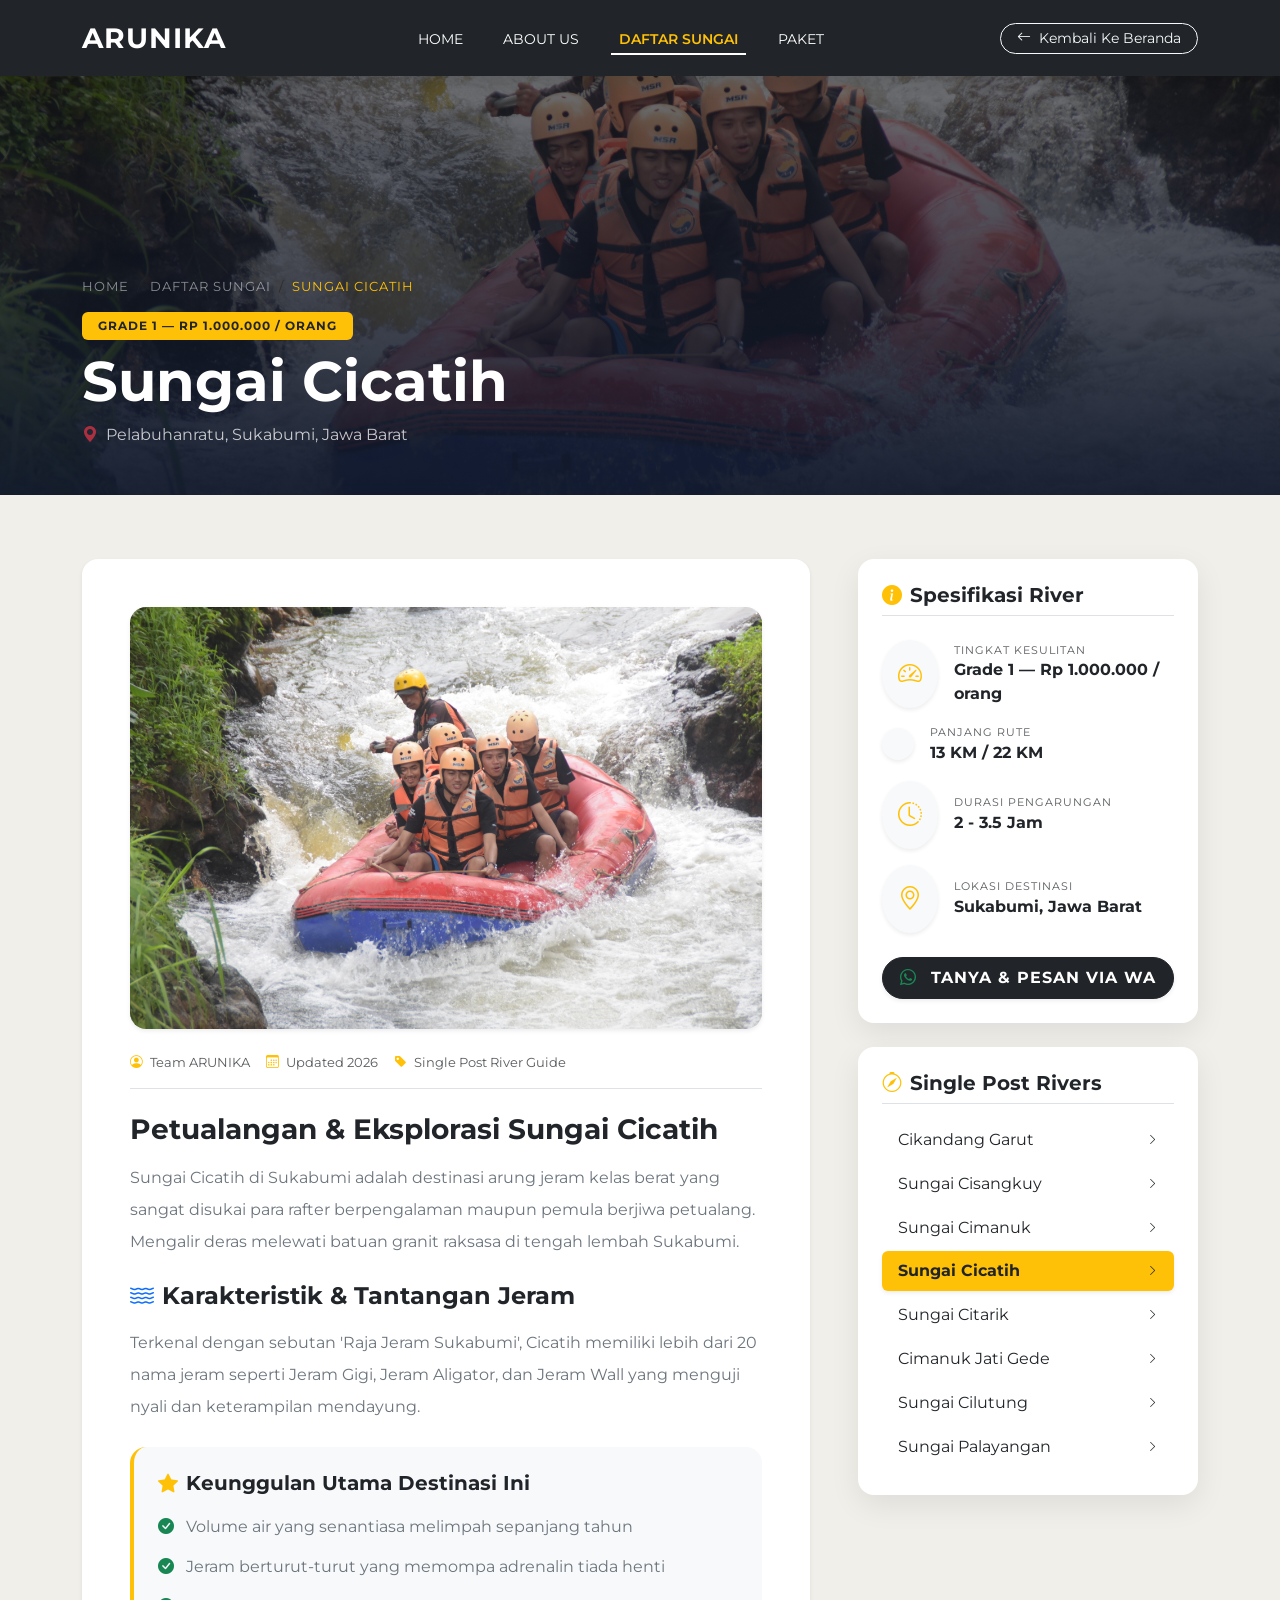
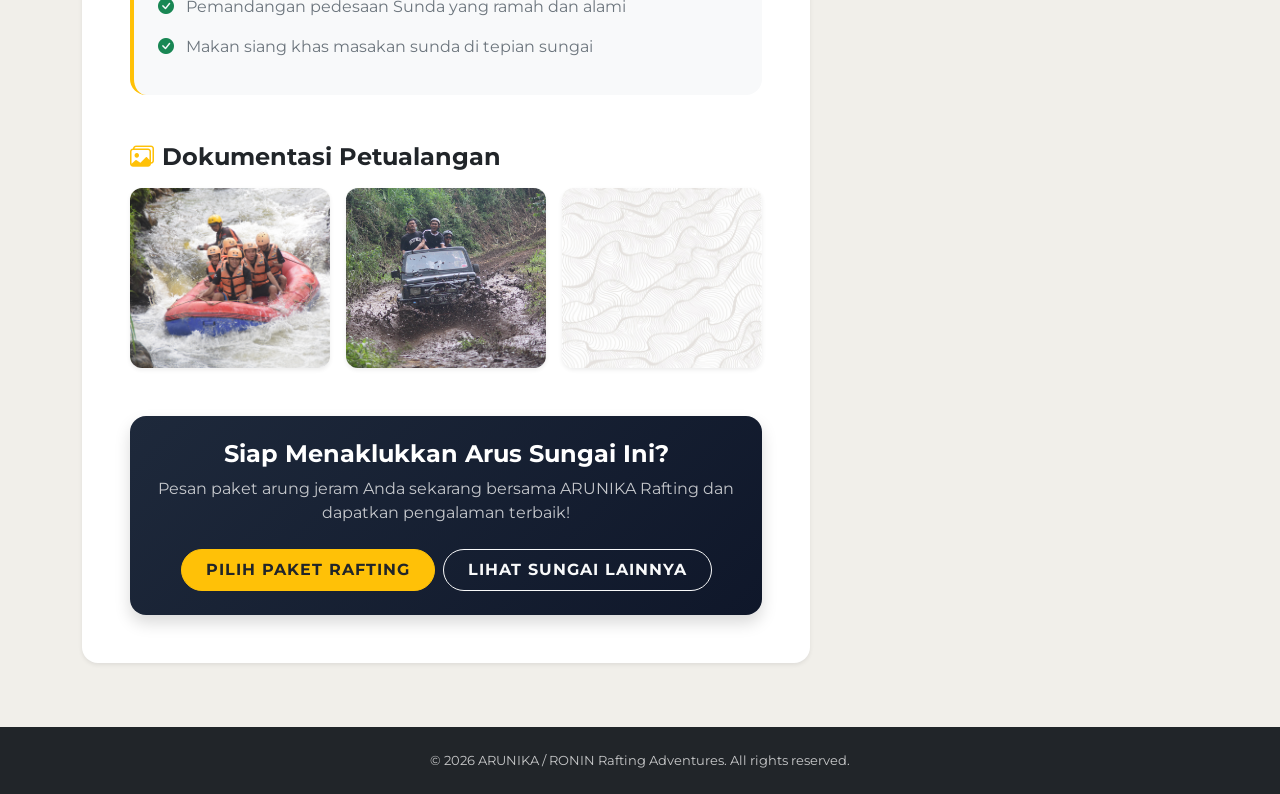
<file: cicatih.html>
<!DOCTYPE html>
<html lang="id">
<head>
    <meta charset="UTF-8">
    <meta http-equiv="refresh" content="0; url=single-post.html?river=cicatih">
    <title>Sungai Cicatih - Single Post</title>
</head>
<body>
    <script>window.location.href = "single-post.html?river=cicatih";</script>
</body>
</html>
</file>
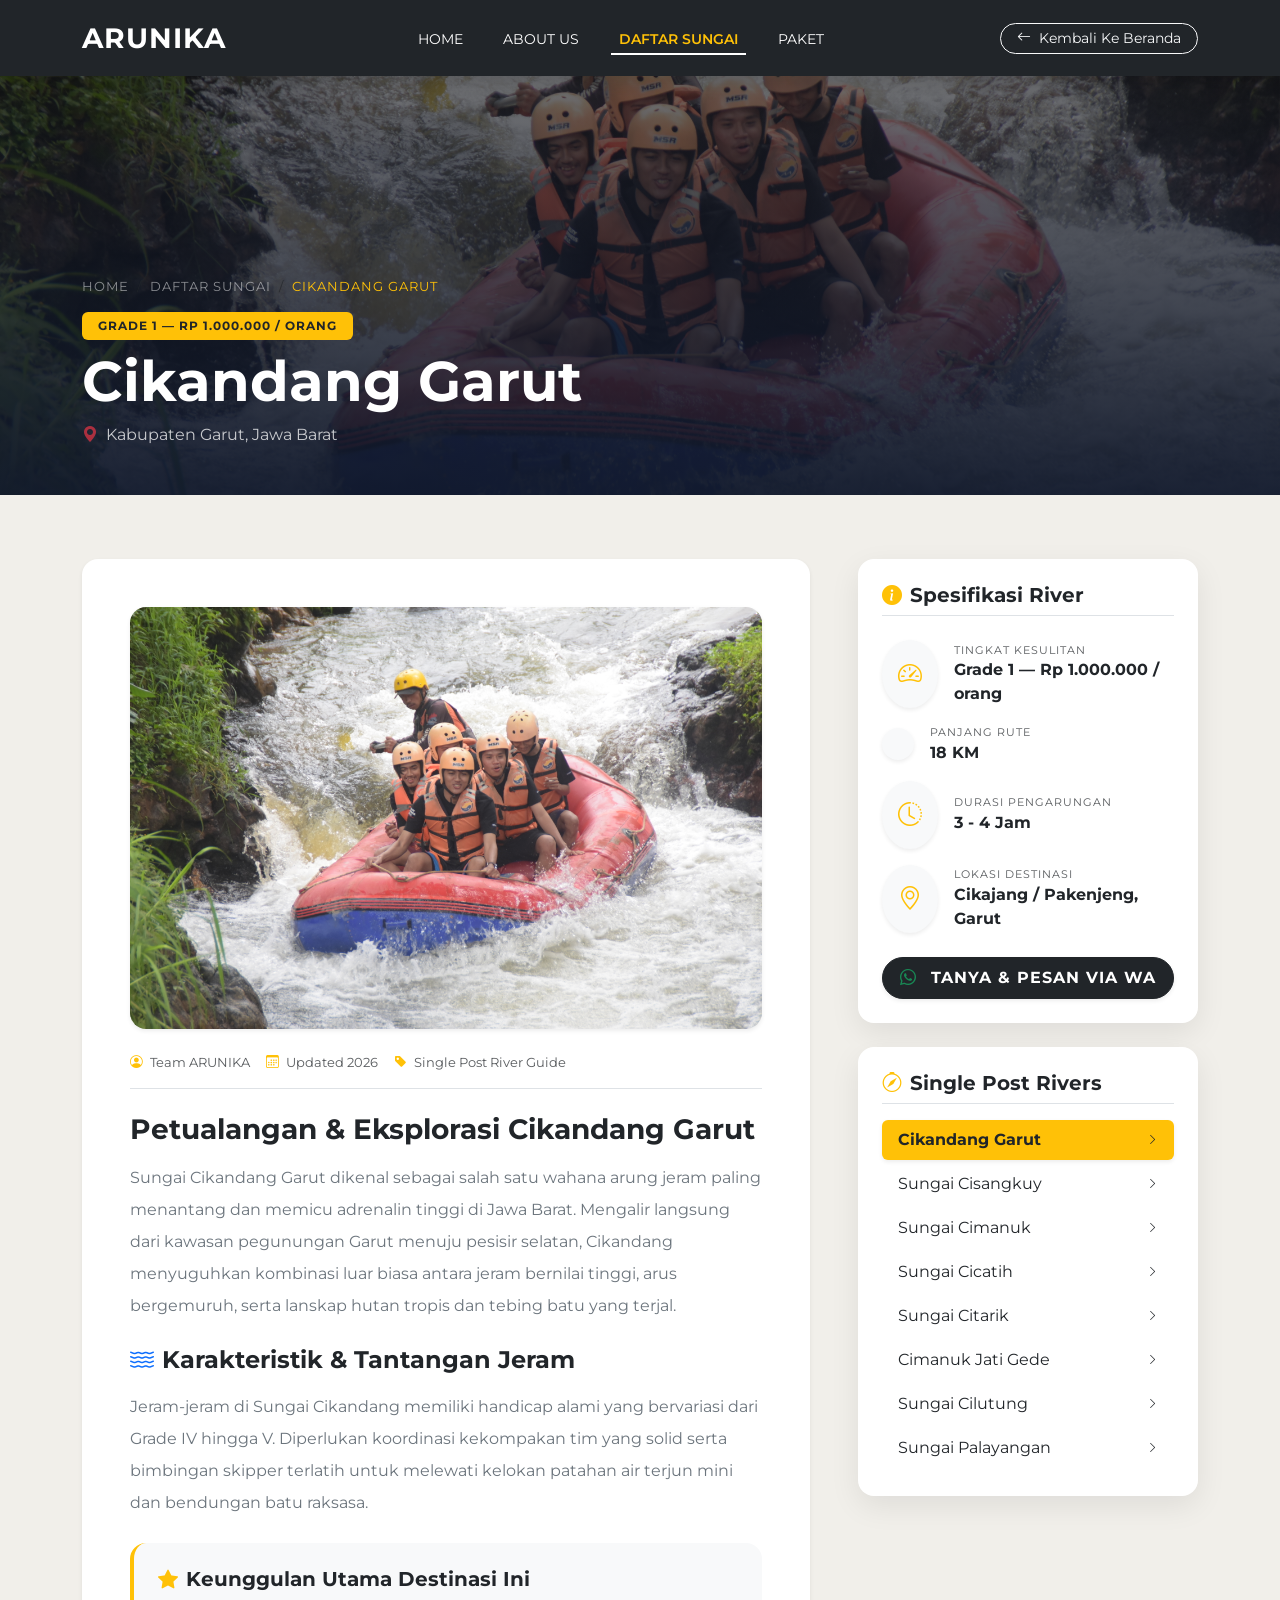
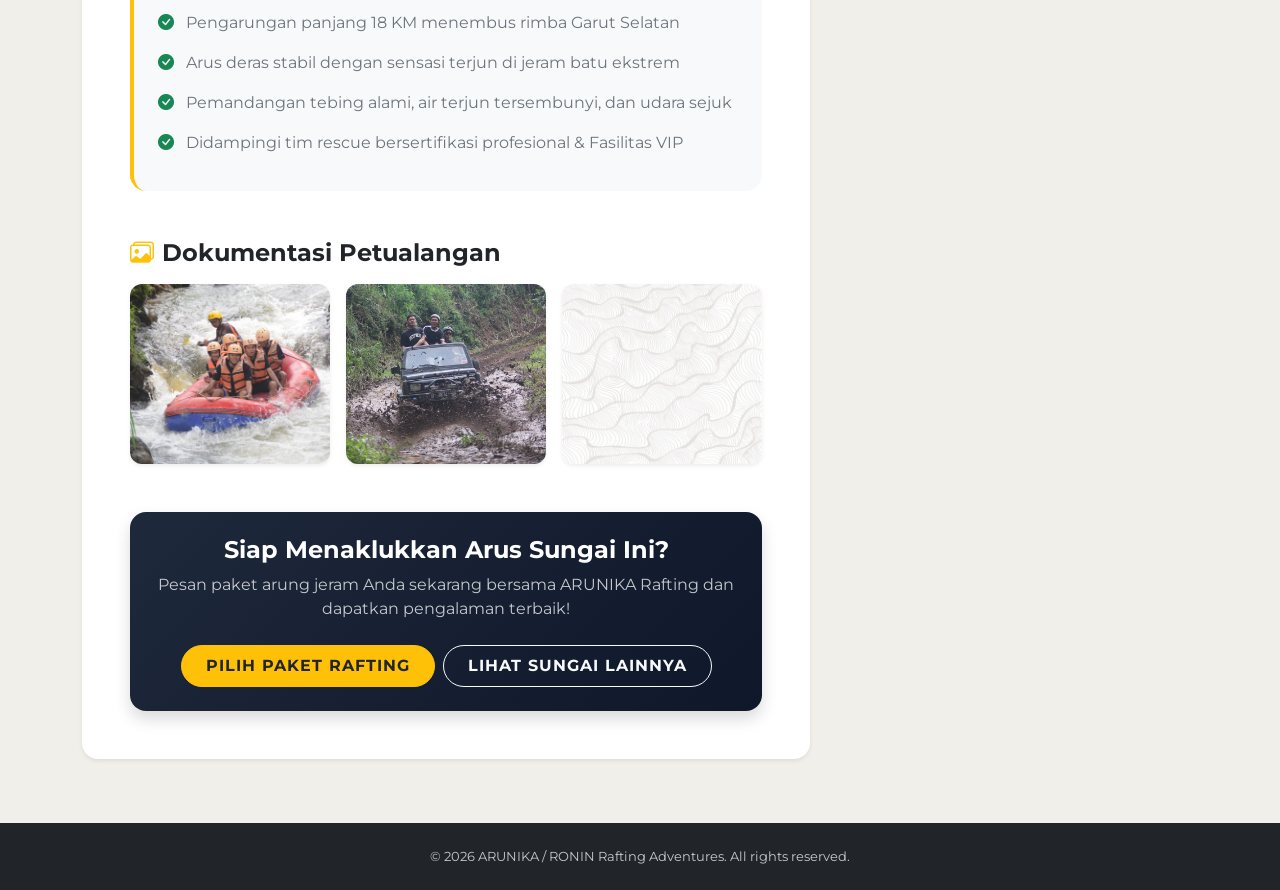
<file: cikandang.html>
<!DOCTYPE html>
<html lang="id">
<head>
    <meta charset="UTF-8">
    <meta http-equiv="refresh" content="0; url=single-post.html?river=cikandang">
    <title>Cikandang Garut - Single Post</title>
</head>
<body>
    <script>window.location.href = "single-post.html?river=cikandang";</script>
</body>
</html>
</file>
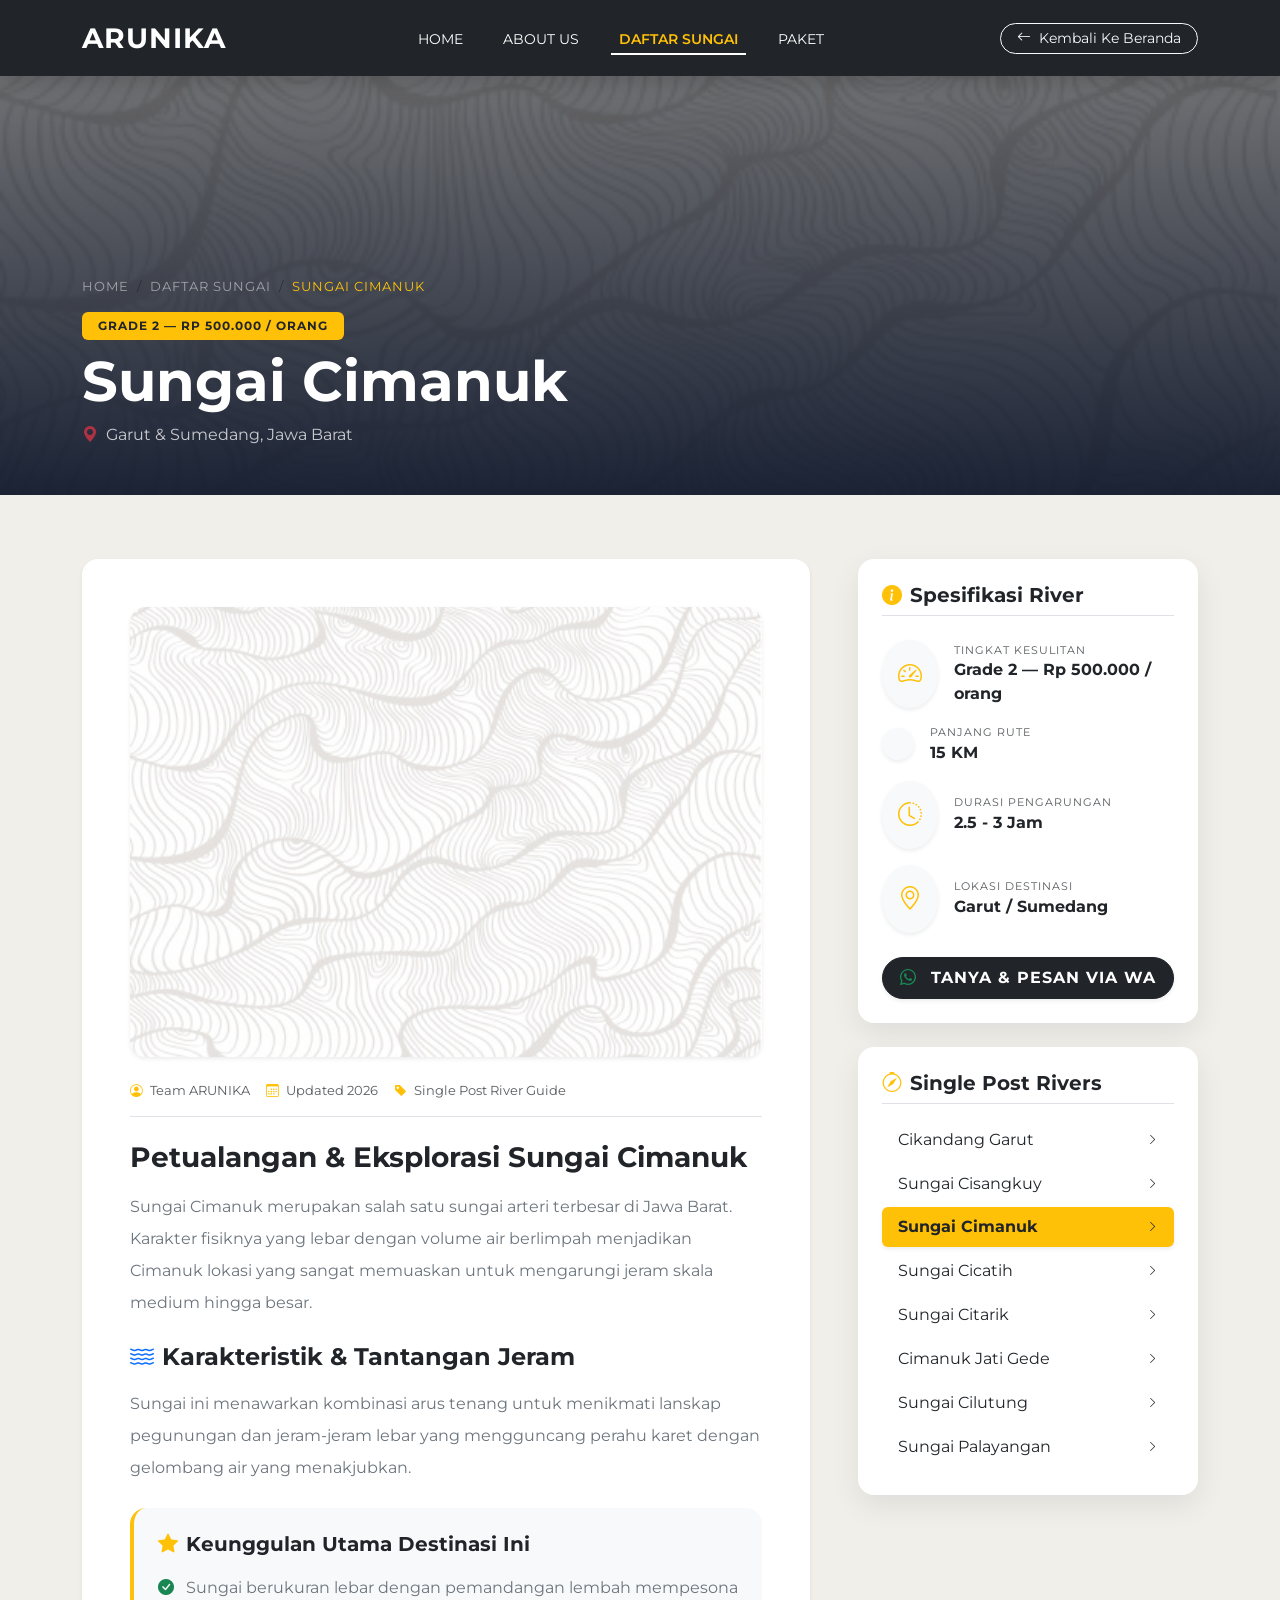
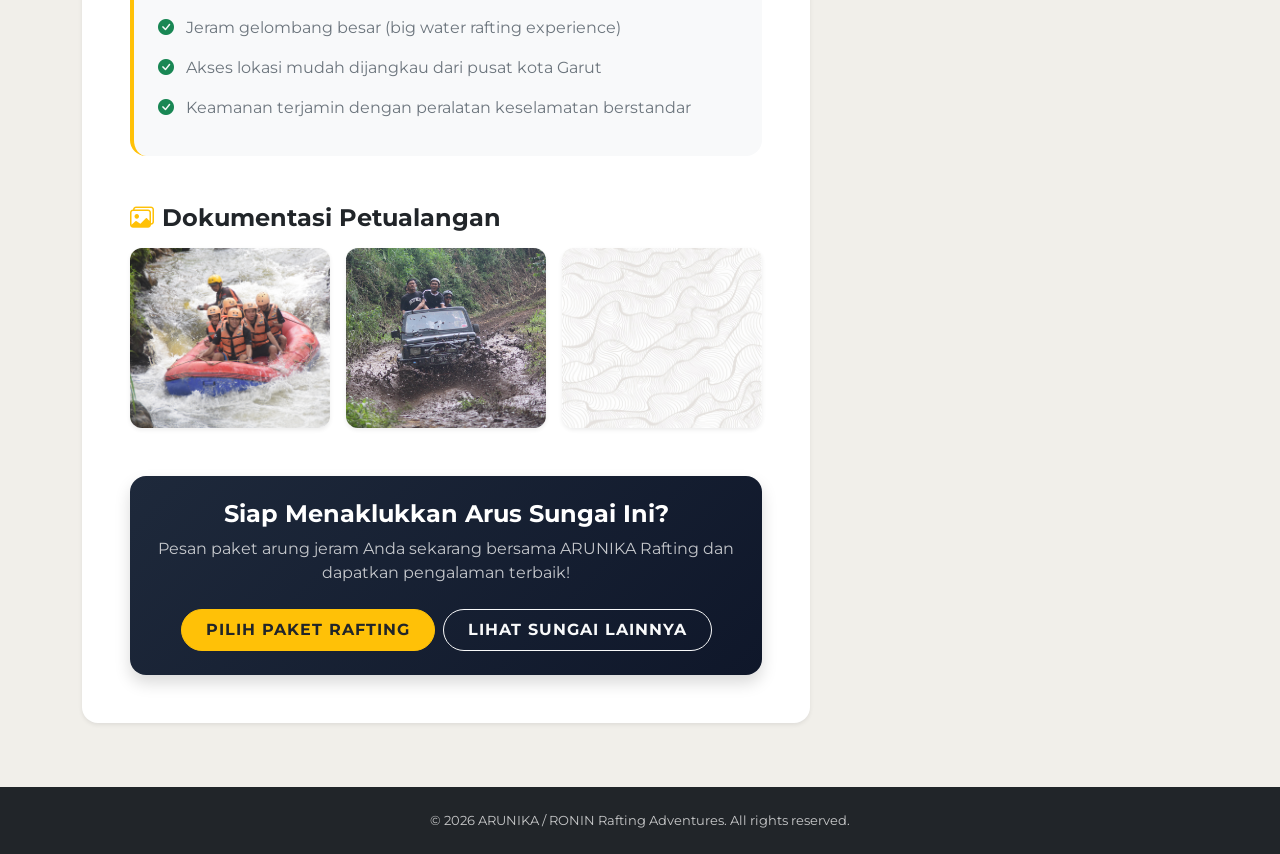
<file: cimanuk.html>
<!DOCTYPE html>
<html lang="id">
<head>
    <meta charset="UTF-8">
    <meta http-equiv="refresh" content="0; url=single-post.html?river=cimanuk">
    <title>Sungai Cimanuk - Single Post</title>
</head>
<body>
    <script>window.location.href = "single-post.html?river=cimanuk";</script>
</body>
</html>
</file>
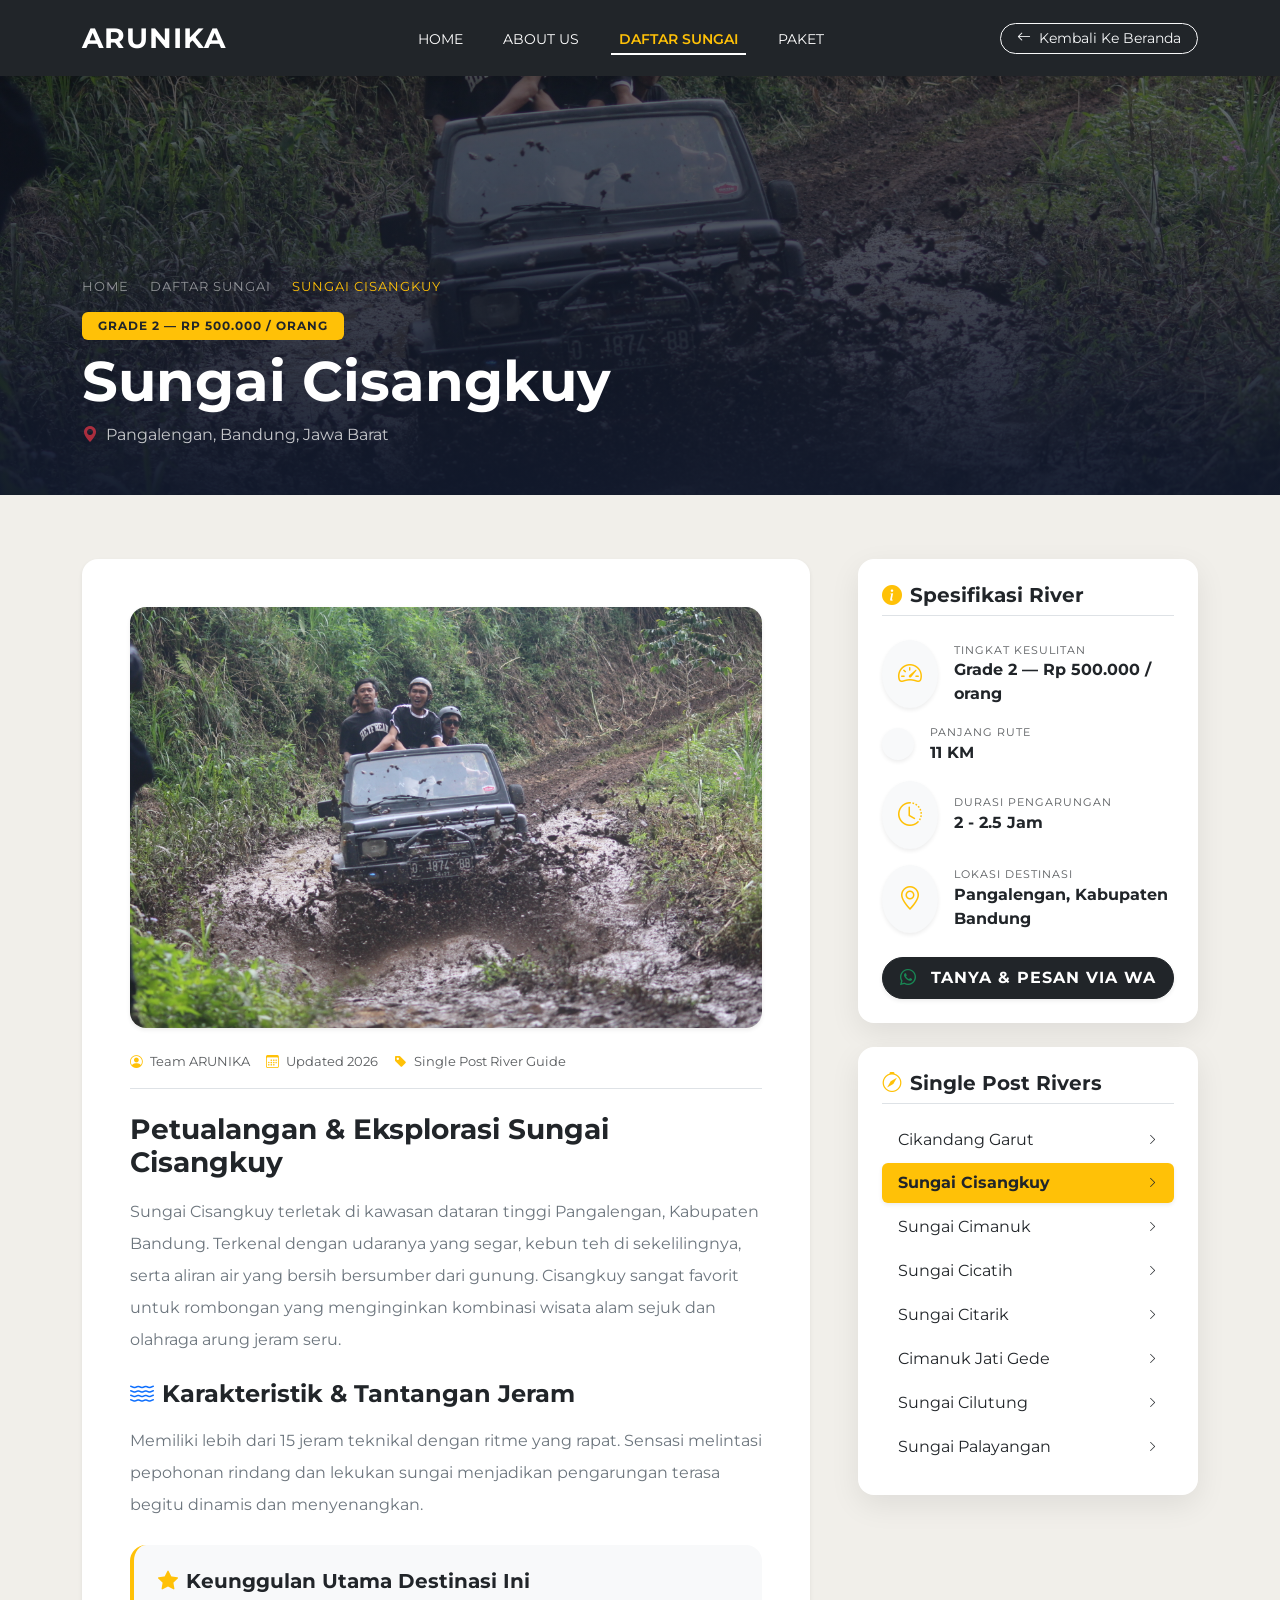
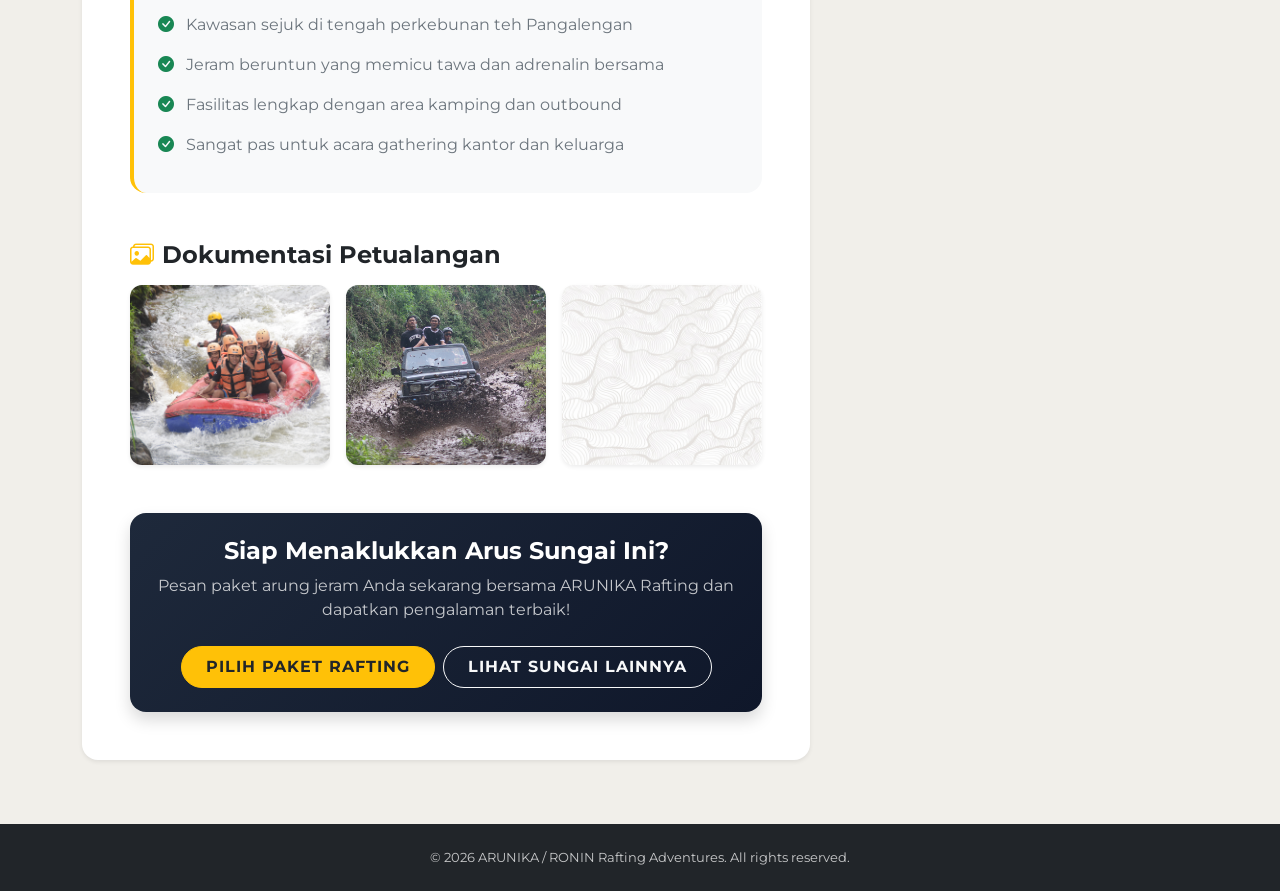
<file: cisangkuy.html>
<!DOCTYPE html>
<html lang="id">
<head>
    <meta charset="UTF-8">
    <meta http-equiv="refresh" content="0; url=single-post.html?river=cisangkuy">
    <title>Sungai Cisangkuy - Single Post</title>
</head>
<body>
    <script>window.location.href = "single-post.html?river=cisangkuy";</script>
</body>
</html>
</file>
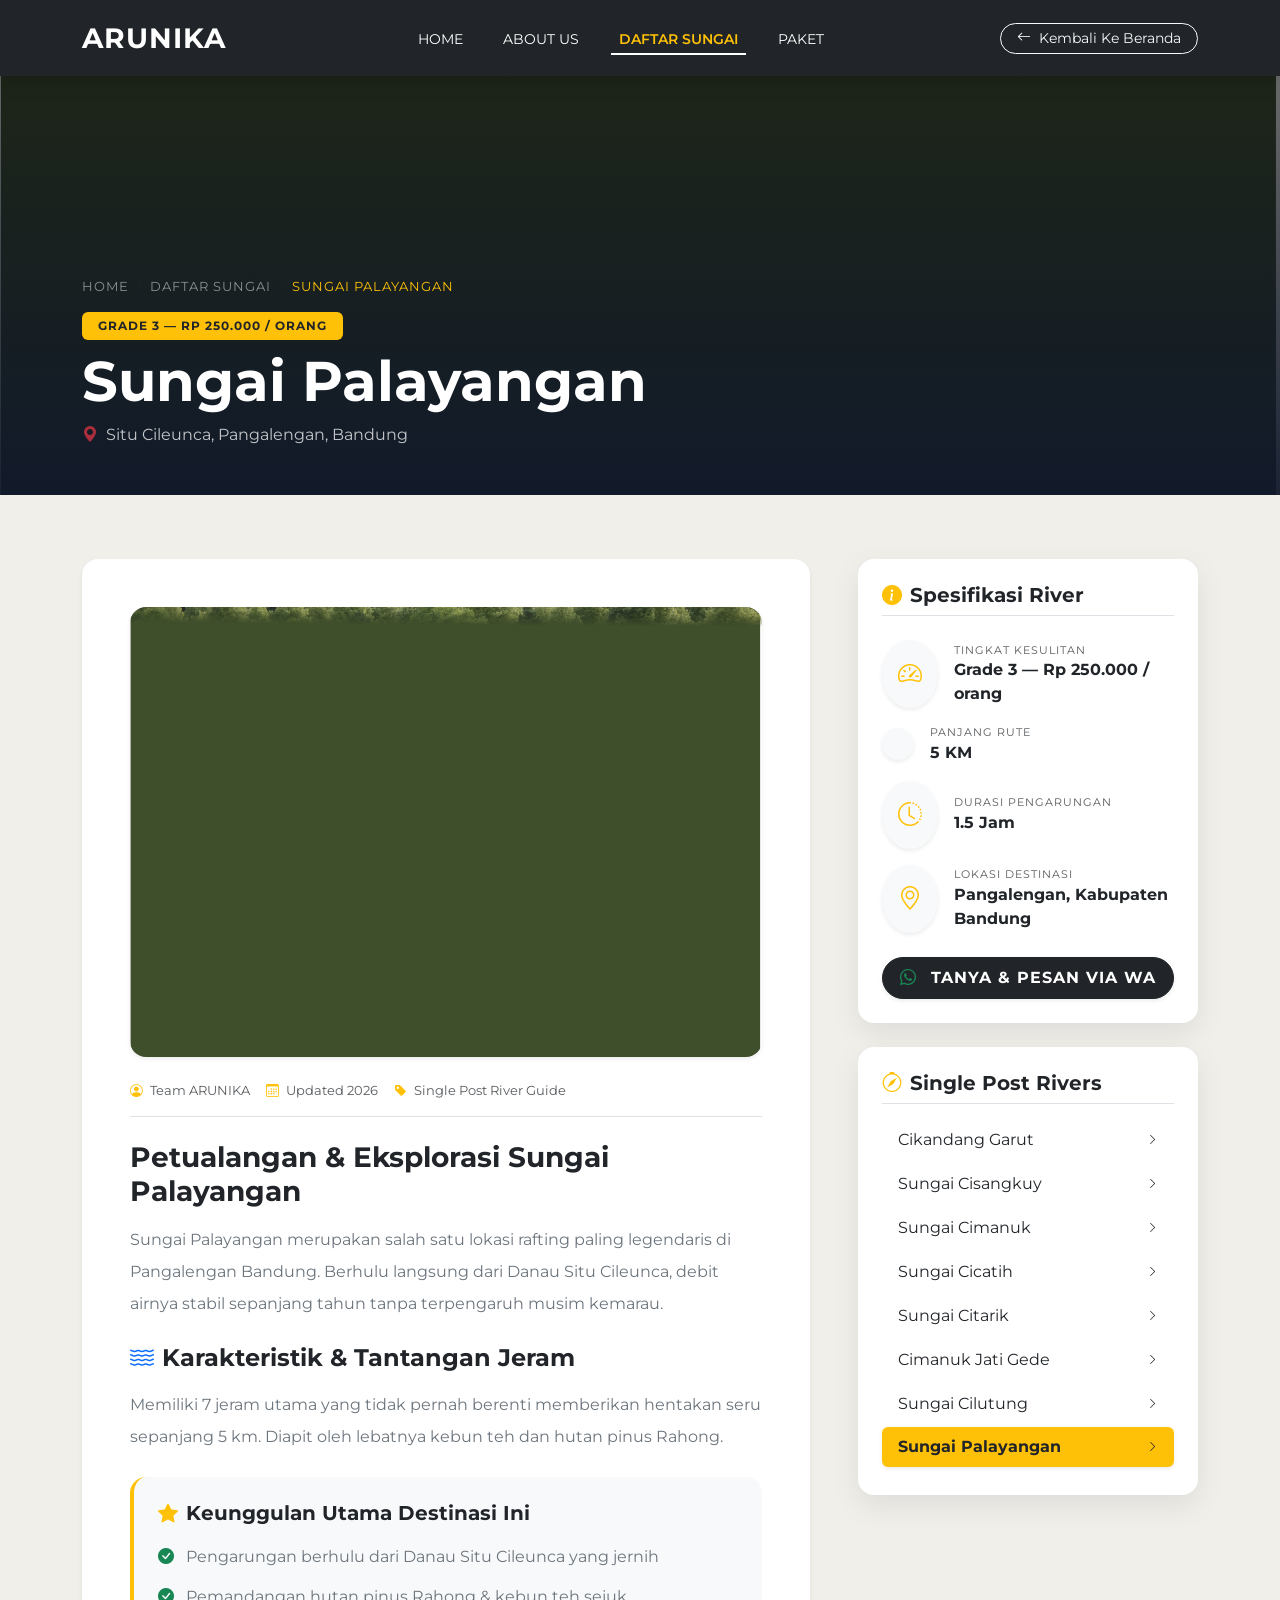
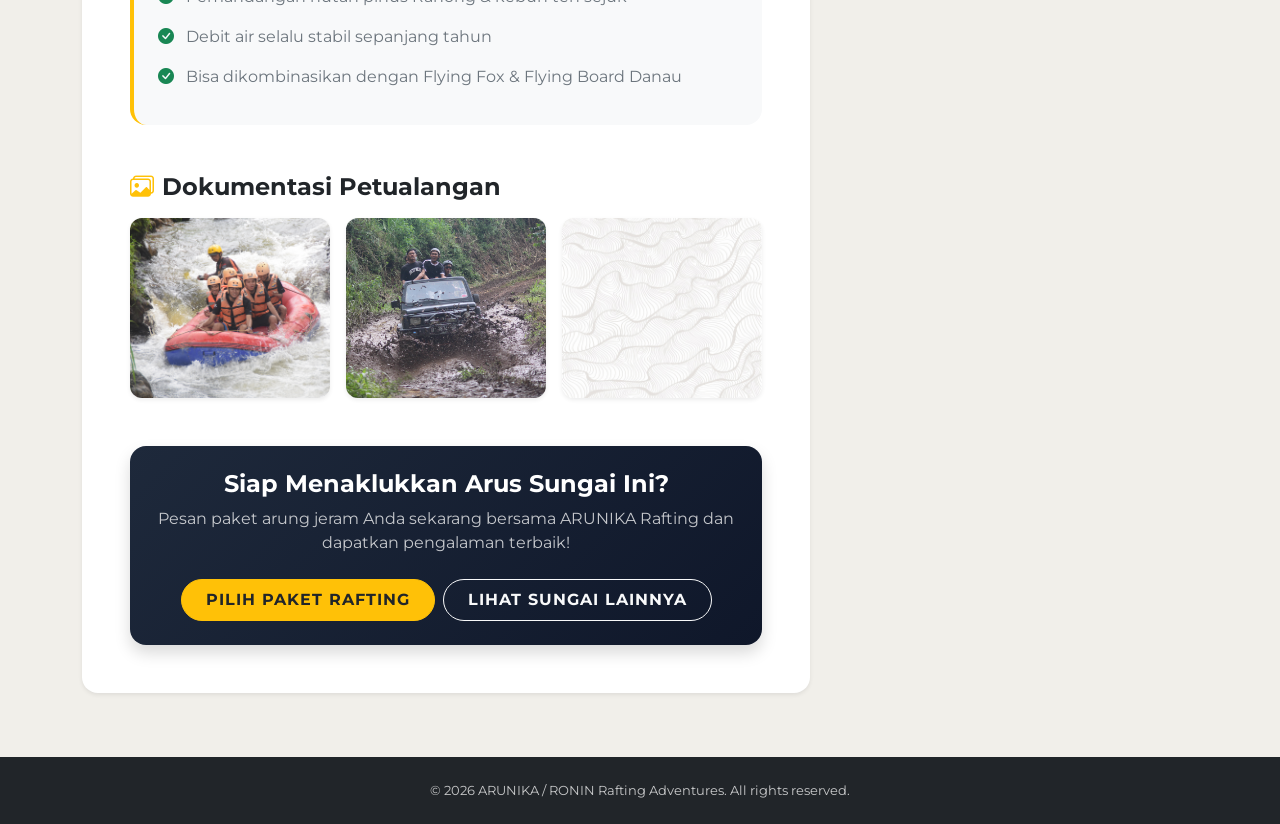
<file: palayangan.html>
<!DOCTYPE html>
<html lang="id">
<head>
    <meta charset="UTF-8">
    <meta http-equiv="refresh" content="0; url=single-post.html?river=palayangan">
    <title>Sungai Palayangan - Single Post</title>
</head>
<body>
    <script>window.location.href = "single-post.html?river=palayangan";</script>
</body>
</html>
</file>
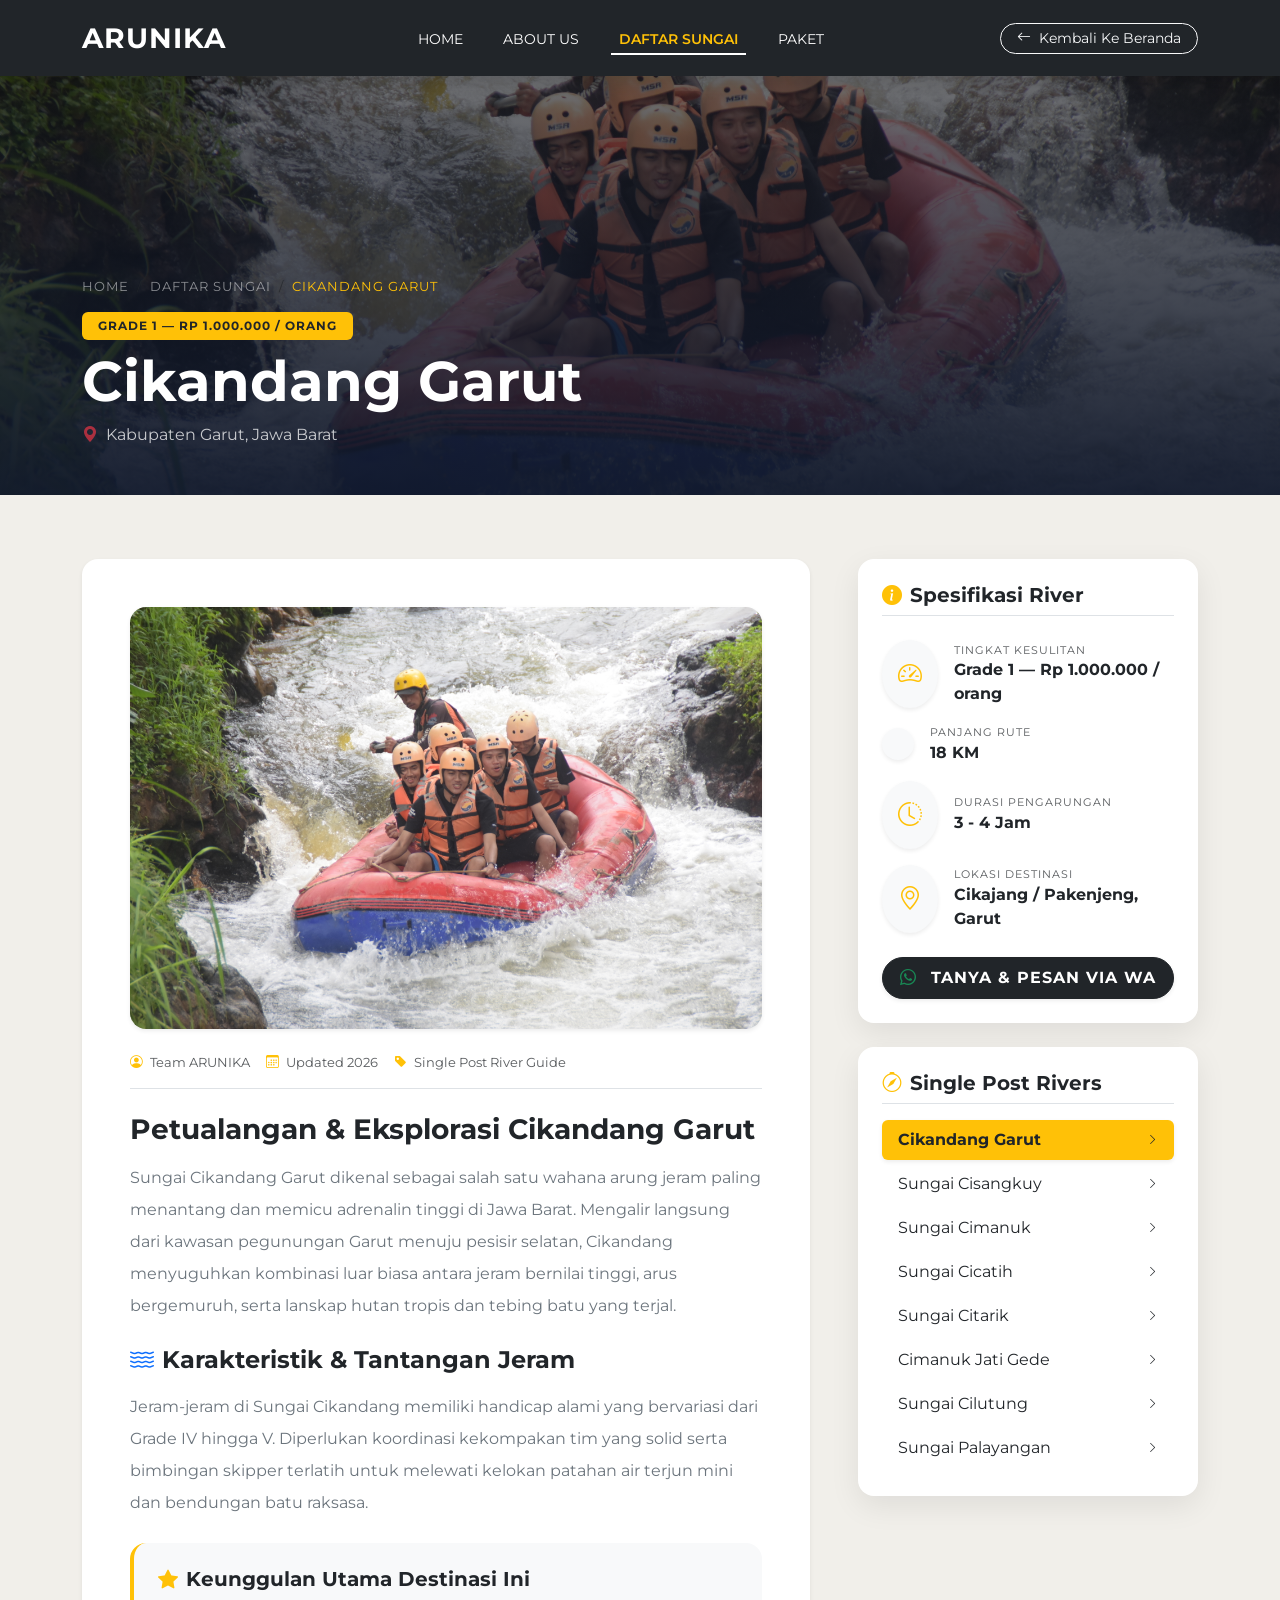
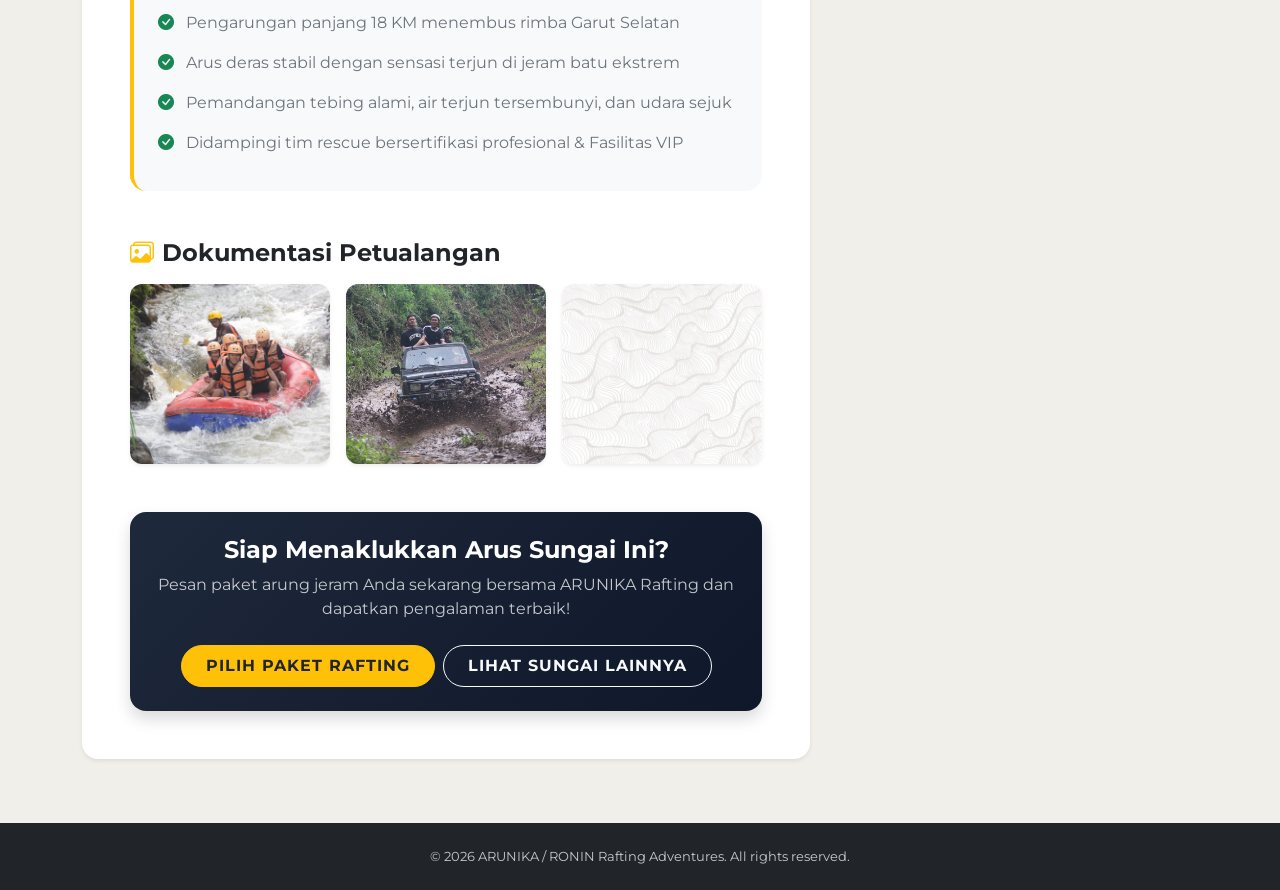
<file: single-post.html>
<!DOCTYPE html>
<html lang="id">
<head>
    <meta charset="UTF-8">
    <meta name="viewport" content="width=device-width, initial-scale=1.0">
    <title id="pageTitle">Single Post - Detail Sungai | ARUNIKA RAFTING</title>
    
    <!-- Bootstrap 5 CSS -->
    <link href="https://cdn.jsdelivr.net/npm/bootstrap@5.3.0/dist/css/bootstrap.min.css" rel="stylesheet">
    <!-- Google Fonts (Montserrat) -->
    <link href="https://fonts.googleapis.com/css2?family=Montserrat:wght@400;500;600;700;800&display=swap" rel="stylesheet">
    <!-- AOS Animation CSS -->
    <link href="https://unpkg.com/aos@2.3.1/dist/aos.css" rel="stylesheet">
    <!-- Bootstrap Icons -->
    <link href="https://cdn.jsdelivr.net/npm/bootstrap-icons@1.10.5/font/bootstrap-icons.css" rel="stylesheet">

    <link rel="stylesheet" href="assets/css/style.css">
    <style>
        .post-hero {
            position: relative;
            height: 55vh;
            min-height: 400px;
            background-size: cover;
            background-position: center;
        }
        .post-hero-overlay {
            position: absolute;
            top: 0; left: 0; width: 100%; height: 100%;
            background: linear-gradient(to bottom, rgba(0,0,0,0.5) 0%, rgba(15,23,42,0.95) 100%);
        }
        .post-content-section {
            background-color: #f1efea;
        }
        .info-sidebar-card {
            background: #ffffff;
            border-radius: 1rem;
            box-shadow: 0 10px 30px rgba(0,0,0,0.08);
        }
        .gallery-img {
            height: 180px;
            object-fit: cover;
            border-radius: 0.75rem;
            transition: transform 0.3s;
        }
        .gallery-img:hover {
            transform: scale(1.03);
        }
    </style>
</head>
<body>

    <!-- Navbar -->
    <nav class="navbar navbar-expand-lg fixed-top navbar-dark bg-dark shadow" id="mainNav">
        <div class="container py-1">
            <a class="navbar-brand fw-bold fs-3 letter-spacing-1 text-white" href="index.html">ARUNIKA</a>
            <button class="navbar-toggler border-0 shadow-none text-white" type="button" data-bs-toggle="collapse" data-bs-target="#navbarNav">
                <i class="bi bi-list fs-1"></i>
            </button>
            <div class="collapse navbar-collapse justify-content-center" id="navbarNav">
                <ul class="navbar-nav gap-2 gap-lg-4 text-center text-lg-start mt-3 mt-lg-0">
                    <li class="nav-item"><a class="nav-link text-white" href="index.html#home">HOME</a></li>
                    <li class="nav-item"><a class="nav-link text-white" href="index.html#about">ABOUT US</a></li>
                    <li class="nav-item"><a class="nav-link active fw-semibold text-warning" href="index.html#rivers">DAFTAR SUNGAI</a></li>
                    <li class="nav-item"><a class="nav-link text-white" href="index.html#paket">PAKET</a></li>
                </ul>
            </div>
            <a href="index.html#rivers" class="btn btn-outline-light rounded-pill btn-sm d-none d-lg-inline-block px-3">
                <i class="bi bi-arrow-left me-1"></i> Kembali Ke Beranda
            </a>
        </div>
    </nav>

    <!-- Post Hero Header -->
    <header class="post-hero d-flex align-items-end pt-5" id="postHero">
        <div class="post-hero-overlay"></div>
        <div class="container relative z-index-2 pb-5 text-white">
            <div class="row">
                <div class="col-lg-9">
                    <nav aria-label="breadcrumb">
                        <ol class="breadcrumb text-uppercase fs-7 letter-spacing-1 mb-3">
                            <li class="breadcrumb-item"><a href="index.html" class="text-white-50 text-decoration-none">Home</a></li>
                            <li class="breadcrumb-item"><a href="index.html#rivers" class="text-white-50 text-decoration-none">Daftar Sungai</a></li>
                            <li class="breadcrumb-item active text-warning" aria-current="page" id="breadcrumbTitle">Detail Sungai</li>
                        </ol>
                    </nav>
                    <span class="badge bg-warning text-dark text-uppercase letter-spacing-1 fw-bold mb-2 px-3 py-2" id="riverGradeBadge">Grade III - IV</span>
                    <h1 class="display-4 fw-bolder mb-2 text-white" id="riverTitle">Nama Sungai</h1>
                    <p class="fs-6 opacity-75 mb-0" id="riverSubtitle"><i class="bi bi-geo-alt-fill text-danger me-1"></i> Lokasi Destinasi</p>
                </div>
            </div>
        </div>
    </header>

    <!-- Single Post Main Content -->
    <section class="post-content-section py-5">
        <div class="container py-3">
            <div class="row g-4 g-lg-5">
                
                <!-- Left: Post Article Body (8 Cols) -->
                <div class="col-lg-8">
                    <div class="bg-white p-4 p-md-5 rounded-4 shadow-sm">
                        
                        <!-- Single Post Image -->
                        <div class="mb-4 overflow-hidden rounded-4 shadow-sm">
                            <img src="" id="riverMainImg" alt="Detail Sungai" class="img-fluid w-100" style="max-height: 450px; object-fit: cover;">
                        </div>

                        <!-- Single Post Article Text -->
                        <div class="post-body">
                            <div class="d-flex align-items-center gap-3 mb-4 pb-3 border-bottom text-muted fs-7">
                                <span><i class="bi bi-person-circle me-1 text-warning"></i> Team ARUNIKA</span>
                                <span><i class="bi bi-calendar3 me-1 text-warning"></i> Updated 2026</span>
                                <span><i class="bi bi-tag-fill me-1 text-warning"></i> Single Post River Guide</span>
                            </div>

                            <h3 class="fw-bold text-dark mb-3">Petualangan & Eksplorasi <span id="articleRiverName">Sungai</span></h3>
                            <p class="text-secondary lh-lg fs-6 mb-4" id="riverDescLong">
                                Loading deskripsi sungai...
                            </p>

                            <h4 class="fw-bold text-dark mt-4 mb-3"><i class="bi bi-water text-primary me-2"></i>Karakteristik & Tantangan Jeram</h4>
                            <p class="text-secondary lh-lg fs-6 mb-4" id="riverRapidsDesc">
                                Jalur arung jeram ini menyajikan kombinasi medan arus deras, kelokan tajam, dan tebing alam yang indah. Dipandu oleh skipper berpengalaman yang akan menjamin keamanan Anda sepanjang pengarungan.
                            </p>

                            <!-- Highlights Box -->
                            <div class="p-4 rounded-4 bg-light border-start border-4 border-warning mb-4">
                                <h5 class="fw-bold text-dark mb-3"><i class="bi bi-star-fill text-warning me-2"></i>Keunggulan Utama Destinasi Ini</h5>
                                <ul class="mb-0 text-secondary fs-6 lh-lg list-unstyled" id="riverHighlights">
                                    <li class="mb-2"><i class="bi bi-check-circle-fill text-success me-2"></i> Pemandangan tebing alami dan batuan vulkanik</li>
                                    <li class="mb-2"><i class="bi bi-check-circle-fill text-success me-2"></i> Air sungai yang segar dan jernih langsung dari pegunungan</li>
                                    <li class="mb-2"><i class="bi bi-check-circle-fill text-success me-2"></i> Jeram menantang yang cocok untuk menguji kekompakan tim</li>
                                </ul>
                            </div>

                            <!-- Photo Gallery -->
                            <h4 class="fw-bold text-dark mt-5 mb-3"><i class="bi bi-images text-warning me-2"></i>Dokumentasi Petualangan</h4>
                            <div class="row g-3 mb-5" id="riverGallery">
                                <div class="col-6 col-md-4"><img src="assets/img/3.JPG" class="w-100 gallery-img shadow-sm" alt="Gallery"></div>
                                <div class="col-6 col-md-4"><img src="assets/img/img.jpeg" class="w-100 gallery-img shadow-sm" alt="Gallery"></div>
                                <div class="col-6 col-md-4"><img src="assets/img/ss.jpg" class="w-100 gallery-img shadow-sm" alt="Gallery"></div>
                            </div>

                            <!-- CTA Box inside post -->
                            <div class="p-4 rounded-4 text-white text-center shadow" style="background: linear-gradient(135deg, #1e293b, #0f172a);">
                                <h4 class="fw-bold mb-2">Siap Menaklukkan Arus Sungai Ini?</h4>
                                <p class="fs-6 opacity-75 mb-4">Pesan paket arung jeram Anda sekarang bersama ARUNIKA Rafting dan dapatkan pengalaman terbaik!</p>
                                <div class="d-flex flex-wrap gap-2 justify-content-center">
                                    <a href="index.html#paket" class="btn btn-warning fw-bold px-4 py-2 rounded-pill text-dark text-uppercase letter-spacing-1">Pilih Paket Rafting</a>
                                    <a href="index.html#rivers" class="btn btn-outline-light fw-bold px-4 py-2 rounded-pill text-uppercase letter-spacing-1">Lihat Sungai Lainnya</a>
                                </div>
                            </div>

                        </div>

                    </div>
                </div>

                <!-- Right Sidebar (4 Cols) -->
                <div class="col-lg-4">
                    <div class="sticky-top" style="top: 100px; z-index: 1;">
                        
                        <!-- Info Card -->
                        <div class="info-sidebar-card p-4 mb-4">
                            <h5 class="fw-bold text-dark mb-4 pb-2 border-bottom"><i class="bi bi-info-circle-fill text-warning me-2"></i>Spesifikasi River</h5>
                            
                            <div class="d-flex align-items-center mb-3">
                                <div class="bg-light p-3 rounded-circle me-3 text-warning shadow-sm">
                                    <i class="bi bi-speedometer2 fs-4"></i>
                                </div>
                                <div>
                                    <small class="text-muted d-block text-uppercase letter-spacing-1 fs-8">Tingkat Kesulitan</small>
                                    <strong class="text-dark fs-6" id="infoGrade">Grade III - IV</strong>
                                </div>
                            </div>

                            <div class="d-flex align-items-center mb-3">
                                <div class="bg-light p-3 rounded-circle me-3 text-warning shadow-sm">
                                    <i class="bi bi-ruler fs-4"></i>
                                </div>
                                <div>
                                    <small class="text-muted d-block text-uppercase letter-spacing-1 fs-8">Panjang Rute</small>
                                    <strong class="text-dark fs-6" id="infoDistance">12 KM</strong>
                                </div>
                            </div>

                            <div class="d-flex align-items-center mb-3">
                                <div class="bg-light p-3 rounded-circle me-3 text-warning shadow-sm">
                                    <i class="bi bi-clock-history fs-4"></i>
                                </div>
                                <div>
                                    <small class="text-muted d-block text-uppercase letter-spacing-1 fs-8">Durasi Pengarungan</small>
                                    <strong class="text-dark fs-6" id="infoDuration">2 - 2.5 Jam</strong>
                                </div>
                            </div>

                            <div class="d-flex align-items-center mb-4">
                                <div class="bg-light p-3 rounded-circle me-3 text-warning shadow-sm">
                                    <i class="bi bi-geo-alt fs-4"></i>
                                </div>
                                <div>
                                    <small class="text-muted d-block text-uppercase letter-spacing-1 fs-8">Lokasi Destinasi</small>
                                    <strong class="text-dark fs-6" id="infoLocation">Jawa Barat</strong>
                                </div>
                            </div>

                            <a href="https://wa.me/?text=Halo%20saya%20tertarik%20dengan%20Rafting%20Sungai" id="waBookingBtn" target="_blank" class="btn btn-dark w-100 rounded-pill py-2 fw-bold text-uppercase letter-spacing-1 shadow-sm">
                                <i class="bi bi-whatsapp me-2 text-success"></i> Tanya & Pesan via WA
                            </a>
                        </div>

                        <!-- Other Rivers Card -->
                        <div class="info-sidebar-card p-4">
                            <h5 class="fw-bold text-dark mb-3 pb-2 border-bottom"><i class="bi bi-compass me-2 text-warning"></i>Single Post Rivers</h5>
                            <div class="list-group list-group-flush" id="otherRiversList">
                                <!-- Populated dynamically -->
                            </div>
                        </div>

                    </div>
                </div>

            </div>
        </div>
    </section>

    <!-- Footer -->
    <footer class="bg-dark text-white text-center py-4">
        <p class="mb-0 fs-7 opacity-75">&copy; 2026 ARUNIKA / RONIN Rafting Adventures. All rights reserved.</p>
    </footer>

    <!-- JS -->
    <script src="https://cdn.jsdelivr.net/npm/bootstrap@5.3.0/dist/js/bootstrap.bundle.min.js"></script>
    <script>
        const riversData = {
            "cikandang": {
                name: "Cikandang Garut",
                subtitle: "Kabupaten Garut, Jawa Barat",
                grade: "Grade 1 — Rp 1.000.000 / orang",
                distance: "18 KM",
                duration: "3 - 4 Jam",
                location: "Cikajang / Pakenjeng, Garut",
                img: "assets/img/3.JPG",
                descLong: "Sungai Cikandang Garut dikenal sebagai salah satu wahana arung jeram paling menantang dan memicu adrenalin tinggi di Jawa Barat. Mengalir langsung dari kawasan pegunungan Garut menuju pesisir selatan, Cikandang menyuguhkan kombinasi luar biasa antara jeram bernilai tinggi, arus bergemuruh, serta lanskap hutan tropis dan tebing batu yang terjal.",
                rapidsDesc: "Jeram-jeram di Sungai Cikandang memiliki handicap alami yang bervariasi dari Grade IV hingga V. Diperlukan koordinasi kekompakan tim yang solid serta bimbingan skipper terlatih untuk melewati kelokan patahan air terjun mini dan bendungan batu raksasa.",
                highlights: [
                    "Pengarungan panjang 18 KM menembus rimba Garut Selatan",
                    "Arus deras stabil dengan sensasi terjun di jeram batu ekstrem",
                    "Pemandangan tebing alami, air terjun tersembunyi, dan udara sejuk",
                    "Didampingi tim rescue bersertifikasi profesional & Fasilitas VIP"
                ]
            },
            "cisangkuy": {
                name: "Sungai Cisangkuy",
                subtitle: "Pangalengan, Bandung, Jawa Barat",
                grade: "Grade 2 — Rp 500.000 / orang",
                distance: "11 KM",
                duration: "2 - 2.5 Jam",
                location: "Pangalengan, Kabupaten Bandung",
                img: "assets/img/img.jpeg",
                descLong: "Sungai Cisangkuy terletak di kawasan dataran tinggi Pangalengan, Kabupaten Bandung. Terkenal dengan udaranya yang segar, kebun teh di sekelilingnya, serta aliran air yang bersih bersumber dari gunung. Cisangkuy sangat favorit untuk rombongan yang menginginkan kombinasi wisata alam sejuk dan olahraga arung jeram seru.",
                rapidsDesc: "Memiliki lebih dari 15 jeram teknikal dengan ritme yang rapat. Sensasi melintasi pepohonan rindang dan lekukan sungai menjadikan pengarungan terasa begitu dinamis dan menyenangkan.",
                highlights: [
                    "Kawasan sejuk di tengah perkebunan teh Pangalengan",
                    "Jeram beruntun yang memicu tawa dan adrenalin bersama",
                    "Fasilitas lengkap dengan area kamping dan outbound",
                    "Sangat pas untuk acara gathering kantor dan keluarga"
                ]
            },
            "cimanuk": {
                name: "Sungai Cimanuk",
                subtitle: "Garut & Sumedang, Jawa Barat",
                grade: "Grade 2 — Rp 500.000 / orang",
                distance: "15 KM",
                duration: "2.5 - 3 Jam",
                location: "Garut / Sumedang",
                img: "assets/img/ss.jpg",
                descLong: "Sungai Cimanuk merupakan salah satu sungai arteri terbesar di Jawa Barat. Karakter fisiknya yang lebar dengan volume air berlimpah menjadikan Cimanuk lokasi yang sangat memuaskan untuk mengarungi jeram skala medium hingga besar.",
                rapidsDesc: "Sungai ini menawarkan kombinasi arus tenang untuk menikmati lanskap pegunungan dan jeram-jeram lebar yang mengguncang perahu karet dengan gelombang air yang menakjubkan.",
                highlights: [
                    "Sungai berukuran lebar dengan pemandangan lembah mempesona",
                    "Jeram gelombang besar (big water rafting experience)",
                    "Akses lokasi mudah dijangkau dari pusat kota Garut",
                    "Keamanan terjamin dengan peralatan keselamatan berstandar"
                ]
            },
            "cicatih": {
                name: "Sungai Cicatih",
                subtitle: "Pelabuhanratu, Sukabumi, Jawa Barat",
                grade: "Grade 1 — Rp 1.000.000 / orang",
                distance: "13 KM / 22 KM",
                duration: "2 - 3.5 Jam",
                location: "Sukabumi, Jawa Barat",
                img: "assets/img/3.JPG",
                descLong: "Sungai Cicatih di Sukabumi adalah destinasi arung jeram kelas berat yang sangat disukai para rafter berpengalaman maupun pemula berjiwa petualang. Mengalir deras melewati batuan granit raksasa di tengah lembah Sukabumi.",
                rapidsDesc: "Terkenal dengan sebutan 'Raja Jeram Sukabumi', Cicatih memiliki lebih dari 20 nama jeram seperti Jeram Gigi, Jeram Aligator, dan Jeram Wall yang menguji nyali dan keterampilan mendayung.",
                highlights: [
                    "Volume air yang senantiasa melimpah sepanjang tahun",
                    "Jeram berturut-turut yang memompa adrenalin tiada henti",
                    "Pemandangan pedesaan Sunda yang ramah dan alami",
                    "Makan siang khas masakan sunda di tepian sungai"
                ]
            },
            "citarik": {
                name: "Sungai Citarik",
                subtitle: "Taman Nasional Gunung Halimun Salak, Sukabumi",
                grade: "Grade 2 — Rp 500.000 / orang",
                distance: "12 KM",
                duration: "2 Jam",
                location: "Cikidang, Sukabumi",
                img: "https://images.unsplash.com/photo-1506547192931-419b45e0d4a9?auto=format&fit=crop&w=1200&q=80",
                descLong: "Sungai Citarik adalah kiblat arung jeram Indonesia berstandar internasional. Sungai ini telah berkali-kali menjadi tuan rumah kejurnas maupun event kejuaraan arung jeram tingkat dunia.",
                rapidsDesc: "Arus air yang relatif konstan, batuan yang tersusun artistik, serta vegetasi hutan tropis yang hijau membuat Citarik sangat aman namun tetap menantang bagi siapa saja.",
                highlights: [
                    "Standar keselamatan dan fasilitas internasional",
                    "Fasilitas lengkap: cottage, flying fox, paintball, gazebo",
                    "Sungai paling populer bagi wisatawan domestik & mancanegara",
                    "Cocok untuk pemula, keluarga, hingga profesional"
                ]
            },
            "cimanuk-jatigede": {
                name: "Cimanuk Jati Gede",
                subtitle: "Sumedang, Jawa Barat",
                grade: "Grade 3 — Rp 250.000 / orang",
                distance: "10 KM",
                duration: "2 Jam",
                location: "Waduk Jatigede, Sumedang",
                img: "https://images.unsplash.com/photo-1522204523234-8729aa6e3d5f?auto=format&fit=crop&w=1200&q=80",
                descLong: "Rute pengarungan Cimanuk bagian bawah menuju muara Waduk Jatigede Sumedang menyajikan sensasi petualangan arung jeram dengan latar belakang pemandangan waduk terbesar kedua di Indonesia.",
                rapidsDesc: "Jeram-jeramnya cenderung bersahabat dengan riakan air yang menyegarkan, sangat ideal untuk wisata santai, foto-foto dokumentasi, dan kebersamaan.",
                highlights: [
                    "Pemandangan eksotis Waduk Jatigede dan perbukitan",
                    "Tingkat kesulitan aman dan nyaman untuk pemula",
                    "Spot foto estetik di sepanjang aliran sungai",
                    "Dekat dengan wisata kuliner khas Sumedang"
                ]
            },
            "cilutung": {
                name: "Sungai Cilutung",
                subtitle: "Majalengka, Jawa Barat",
                grade: "Grade 3 — Rp 250.000 / orang",
                distance: "9 KM",
                duration: "1.5 - 2 Jam",
                location: "Majalengka, Jawa Barat",
                img: "https://images.unsplash.com/photo-1476158085676-e67f28ed9189?auto=format&fit=crop&w=1200&q=80",
                descLong: "Sungai Cilutung di Majalengka menawarkan rute wisata arung jeram yang dipenuhi lanskap tebing cadas alami, air terjun kecil yang jatuh dari tebing, serta jembatan gantung bersejarah.",
                rapidsDesc: "Dengan arusnya yang tenang berselang-seling jeram sedang, Cilutung menjadi pilihan tepat untuk pengarungan keluarga, anak-anak, maupun acara santai komunitas.",
                highlights: [
                    "Formasi tebing batu tebing yang instagramable",
                    "Spot renang alam dan body rafting yang aman",
                    "Daya tarik wisata tersembunyi di Majalengka",
                    "Cocok untuk pemula dan perjalanan santai"
                ]
            },
            "palayangan": {
                name: "Sungai Palayangan",
                subtitle: "Situ Cileunca, Pangalengan, Bandung",
                grade: "Grade 3 — Rp 250.000 / orang",
                distance: "5 KM",
                duration: "1.5 Jam",
                location: "Pangalengan, Kabupaten Bandung",
                img: "assets/img/img.png",
                descLong: "Sungai Palayangan merupakan salah satu lokasi rafting paling legendaris di Pangalengan Bandung. Berhulu langsung dari Danau Situ Cileunca, debit airnya stabil sepanjang tahun tanpa terpengaruh musim kemarau.",
                rapidsDesc: "Memiliki 7 jeram utama yang tidak pernah berenti memberikan hentakan seru sepanjang 5 km. Diapit oleh lebatnya kebun teh dan hutan pinus Rahong.",
                highlights: [
                    "Pengarungan berhulu dari Danau Situ Cileunca yang jernih",
                    "Pemandangan hutan pinus Rahong & kebun teh sejuk",
                    "Debit air selalu stabil sepanjang tahun",
                    "Bisa dikombinasikan dengan Flying Fox & Flying Board Danau"
                ]
            }
        };

        document.addEventListener("DOMContentLoaded", function() {
            const urlParams = new URLSearchParams(window.location.search);
            let riverKey = urlParams.get('river') || 'cikandang';
            
            if (!riversData[riverKey]) {
                riverKey = 'cikandang';
            }

            const data = riversData[riverKey];

            // Set Title & Breadcrumbs
            document.title = `${data.name} - Single Post Detail | ARUNIKA Rafting`;
            document.getElementById('breadcrumbTitle').textContent = data.name;
            document.getElementById('riverTitle').textContent = data.name;
            document.getElementById('articleRiverName').textContent = data.name;
            document.getElementById('riverSubtitle').innerHTML = `<i class="bi bi-geo-alt-fill text-danger me-1"></i> ${data.subtitle}`;
            document.getElementById('riverGradeBadge').textContent = data.grade;

            // Set Images & Content
            document.getElementById('postHero').style.backgroundImage = `url('${data.img}')`;
            document.getElementById('riverMainImg').src = data.img;
            document.getElementById('riverDescLong').textContent = data.descLong;
            document.getElementById('riverRapidsDesc').textContent = data.rapidsDesc;

            // Set Sidebar Specs
            document.getElementById('infoGrade').textContent = data.grade;
            document.getElementById('infoDistance').textContent = data.distance;
            document.getElementById('infoDuration').textContent = data.duration;
            document.getElementById('infoLocation').textContent = data.location;
            document.getElementById('waBookingBtn').href = `https://wa.me/?text=Halo%20saya%20tertarik%20dengan%20Rafting%20${encodeURIComponent(data.name)}`;

            // Set Highlights
            const highlightsUl = document.getElementById('riverHighlights');
            highlightsUl.innerHTML = data.highlights.map(item => `<li class="mb-2"><i class="bi bi-check-circle-fill text-success me-2"></i> ${item}</li>`).join('');

            // Other Rivers Sidebar List
            const otherList = document.getElementById('otherRiversList');
            otherList.innerHTML = Object.keys(riversData).map(key => {
                const activeClass = key === riverKey ? 'active bg-warning text-dark fw-bold border-0 shadow-sm' : 'text-dark border-0 hover-bg-light';
                return `<a href="single-post.html?river=${key}" class="list-group-item list-group-item-action d-flex justify-content-between align-items-center py-2 px-3 rounded mb-1 ${activeClass}">
                    <span>${riversData[key].name}</span>
                    <i class="bi bi-chevron-right fs-8"></i>
                </a>`;
            }).join('');
        });
    </script>
</body>
</html>
</file>
<file: assets/css/style.css>
body {
            font-family: 'Montserrat', sans-serif;
            overflow-x: hidden;
            background-color: #f1efea;
        }

        .letter-spacing-1 { letter-spacing: 1px; }
        .letter-spacing-2 { letter-spacing: 2px; }
        .z-index-2 { position: relative; z-index: 2; }
        .z-index-3 { position: relative; z-index: 3; }
        .text-muted-dark { color: #5a5c5f; }
        .fs-7 { font-size: 0.8rem; }
        .fs-8 { font-size: 0.7rem; }

        /* Navbar Default */
        .transition-nav {
            transition: all 0.4s ease-in-out;
            padding-top: 15px;
        }
        .navbar-nav .nav-link {
            font-size: 0.85rem;
            position: relative;
            padding-bottom: 5px;
        }

        @media (min-width: 992px) {
            .navbar-nav .nav-link.active::after, .navbar-nav .nav-link:hover::after {
                content: '';
                position: absolute;
                bottom: 0;
                left: 0;
                width: 100%;
                height: 2px;
                background-color: white;
                transition: 0.3s;
            }
        }

        /* Glassmorphism Navbar on Scroll */
        .navbar-scrolled {
            background-color: rgba(20, 20, 20, 0.1) !important;
            padding-top: 10px !important;
            padding-bottom: 10px !important;
            backdrop-filter: blur(10px);
            -webkit-backdrop-filter: blur(10px);
            box-shadow: 0 4px 15px rgba(0,0,0,0.3);
        }

        /* Hero Carousel */
        .hero-carousel {
            position: relative;
            height: 100vh;
            min-height: 600px;
        }
        .carousel-item {
            height: 100vh;
            min-height: 600px;
            background-size: cover;
            background-position: center;
        }
        .carousel-overlay {
            position: absolute;
            top: 0; left: 0; width: 100%; height: 100%;
            background: linear-gradient(to bottom, rgba(0,0,0,0.6) 0%, rgba(203, 203, 203, 0.2) 50%, rgba(0,0,0,0.7) 100%);
            z-index: 1;
        }
        .hero-content {
            position: absolute;
            top: 50%;
            transform: translateY(-50%);
            width: 100%;
            z-index: 2;
        }
        
        .hero-title {
            color: #deff65; 
            font-size: 4.5rem; text-shadow: 2px 4px 10px rgba(0,0,0,0.3); }
        .about-title { font-size: 3.5rem; }

        /* Custom Carousel Indicators */
        .custom-indicators {
            position: absolute;
            bottom: 60px;
            left: 50%;
            transform: translateX(-50%);
            z-index: 5;
            display: d-flex;
            gap: 10px;
            margin: 0;
            padding: 0;
            list-style: none;
        }
        .custom-indicators button {
            width: 30px;
            height: 4px;
            background-color: rgba(255, 255, 255, 0.4);
            border: none;
            cursor: pointer;
            transition: 0.3s;
            border-radius: 2px;
        }
        .custom-indicators button.active {
            background-color: white;
            width: 40px;
        }

        /* Slide Counter Text */
        .slide-counter {
            position: absolute;
            bottom: 50px;
            right: 50px;
            z-index: 5;
            font-weight: 700;
            font-size: 0.9rem;
            letter-spacing: 2px;
        }

        /* Fog Transition Effect */
        .fog-transition {
            position: absolute;
            bottom: 0; left: 0; width: 100%; height: 350px;
             z-index: 3;
            pointer-events: none; /* Let clicks pass through to carousel */
        }

        /* About Section */
        .about-section{
            background-image: url(../img/img.png);
            margin-top: -200px;
            padding-top: 190px !important;
            background-repeat: no-repeat; /* Supaya tidak diulang */
            background-size: cover;       /* Menyesuaikan ukuran */
            z-index: 5;
        }
      
        .discover-link {
            border-bottom: 2px solid #000;
            transition: 0.3s;
            font-size: 0.85rem;
            display: inline-block;
        }
        .discover-link:hover {
            color: #555 !important;
            border-bottom: 2px solid #555;
            transform: translateX(5px);
        }

        /* River Cards */
        .card-daftar {
            background: url(../img/ss.jpg);
        }
        .river-card {
            position: relative;
            border-radius: 1rem;
            overflow: hidden;
            height: 320px;
            background-size: cover;
            background-position: center;
            box-shadow: 0 5px 15px rgba(0,0,0,0.1);
            transition: transform 0.4s, box-shadow 0.4s;
        }
        .river-card:hover {
            transform: translateY(-8px);
            box-shadow: 0 15px 30px rgba(0,0,0,0.2);
        }
        .card-overlay {
            position: absolute;
            top: 0; left: 0; width: 100%; height: 100%;
            background: linear-gradient(to top, rgba(0,0,0,0.95) 0%, rgba(0,0,0,0.1), rgba(0,0,0,0) 100%);
            display: flex;
            flex-direction: column;
            justify-content: flex-end;
            padding: 1.25rem;
            transition: background 0.3s;
        }
        .river-card:hover .card-overlay {
            background: linear-gradient(to top, rgba(0,0,0,1) 0%, rgba(0,0,0,0.6) 50%, rgba(0,0,0,0.1) 100%);
        }
        
        /* Line Clamp for Card Description */
        .text-clamp {
            display: -webkit-box;
            -webkit-line-clamp: 2; /* Batasi maksimal 2 baris */
            -webkit-box-orient: vertical;
            overflow: hidden;
            text-overflow: ellipsis;
        }

        /* Modal Styles */
        .modal-content {
            border-radius: 1rem;
            border: none;
            overflow: hidden;
        }
        .modal-header-img {
            height: 250px;
            background-size: cover;
            background-position: center;
            position: relative;
        }
        .modal-close-btn {
            position: absolute;
            top: 10px;
            right: 10px;
            background: rgba(255,255,255,0.9);
            border-radius: 50%;
            width: 20px; height: 20px;
            display: flex; align-items: center; justify-content: center;
            border: none;
            z-index: 10;
        }
        .btn-baca {
            font-size: 0.65rem;
            padding: 0.4rem 0.6rem;
        }

        /* Paket Section Styling */
        .paket-section {
            background: linear-gradient(135deg, #547141 0%, #1a1e24 100%);
            position: relative;
        }
        .gradesungai {
            margin-bottom: 150px;
        }
        .bg-glass {
            background: rgba(255, 255, 255, 0.05);
            backdrop-filter: blur(12px);
            -webkit-backdrop-filter: blur(12px);
            transition: transform 0.4s ease, box-shadow 0.4s ease, border-color 0.4s ease;
        }
        .paket-card {
            transition: transform 0.4s ease, box-shadow 0.4s ease;
        }
        .paket-card:hover {
            transform: translateY(-8px);
            box-shadow: 0 20px 40px rgba(0, 0, 0, 0.5) !important;
        }
        .popular-card {
            background: rgba(255, 193, 7, 0.06) !important;
        }
        .popular-badge {
            z-index: 10;
        }
        .harga-box span {
            font-family: 'Montserrat', sans-serif;
        }
        .cikandang {
            background: linear-gradient(135deg, #547141 0%, #1a1e24 100%);
        }

        /* Main Galeri section — bigger coverflow showcase with photos + videos */
            .main-gallery { position: relative; height: 400px; perspective: 1300px; }
            .main-gallery-track {
            display: flex; align-items: center; gap: 22px;
            height: 100%; overflow-x: auto; overflow-y: hidden;
            scroll-snap-type: x mandatory; -webkit-overflow-scrolling: touch;
            padding: 0 38%; scrollbar-width: none; transform-style: preserve-3d;
            }
            .main-gallery-track::-webkit-scrollbar { display: none; }
            .gallery-3d-card {
            position: relative; flex: 0 0 260px; height: 340px; border-radius: 20px; overflow: hidden;
            scroll-snap-align: center; will-change: transform, opacity; background: #0a2a20;
            box-shadow: 0 24px 48px -14px rgba(0,0,0,0.55);
            transition: transform .15s ease-out, opacity .15s ease-out;
            }
            .gallery-3d-card img, .gallery-3d-card video { width: 100%; height: 100%; object-fit: cover; display: block; }
            .gallery-video-badge {
            position: absolute; top: 12px; left: 12px; z-index: 5;
            display: inline-flex; align-items: center; gap: 5px;
            background: rgba(8,34,26,0.72); backdrop-filter: blur(4px);
            color: #fff; font-size: 11px; font-weight: 600; padding: 5px 10px; border-radius: 999px;
            }
                    .main-gallery { height: 300px; }
            .gallery-3d-card { flex-basis: 190px; height: 250px; }
            .main-gallery-track { padding: 0 28%; }
            
        /* Responsiveness */
        @media (max-width: 991.98px) {
            .navbar-collapse {
                background-color: rgba(20, 20, 20, 0.95);
                border-radius: 8px;
                padding: 1rem;
                margin-top: 15px;
                backdrop-filter: blur(10px);
            }
            .hero-title { font-size: 3.5rem; }
            .about-title { font-size: 2.8rem; }
            .slide-counter { bottom: 30px; right: 20px; font-size: 0.8rem; }
        }

        @media (max-width: 767.98px) {
            .hero-title { font-size: 2.5rem; }
            .about-title { font-size: 2.2rem; }
            .fog-transition { height: 200px; }
            
            /* Penyesuaian River Cards di Mobile (2 kolom) */
            .river-card { height: 280px; }
            .card-overlay { padding: 0.8rem; }
            .card-title-text { font-size: 0.95rem !important; }
            .text-clamp { font-size: 0.65rem; -webkit-line-clamp: 2; }
            .btn-baca { font-size: 0.55rem; padding: 0.3rem 0.5rem; }
        }
</file>
